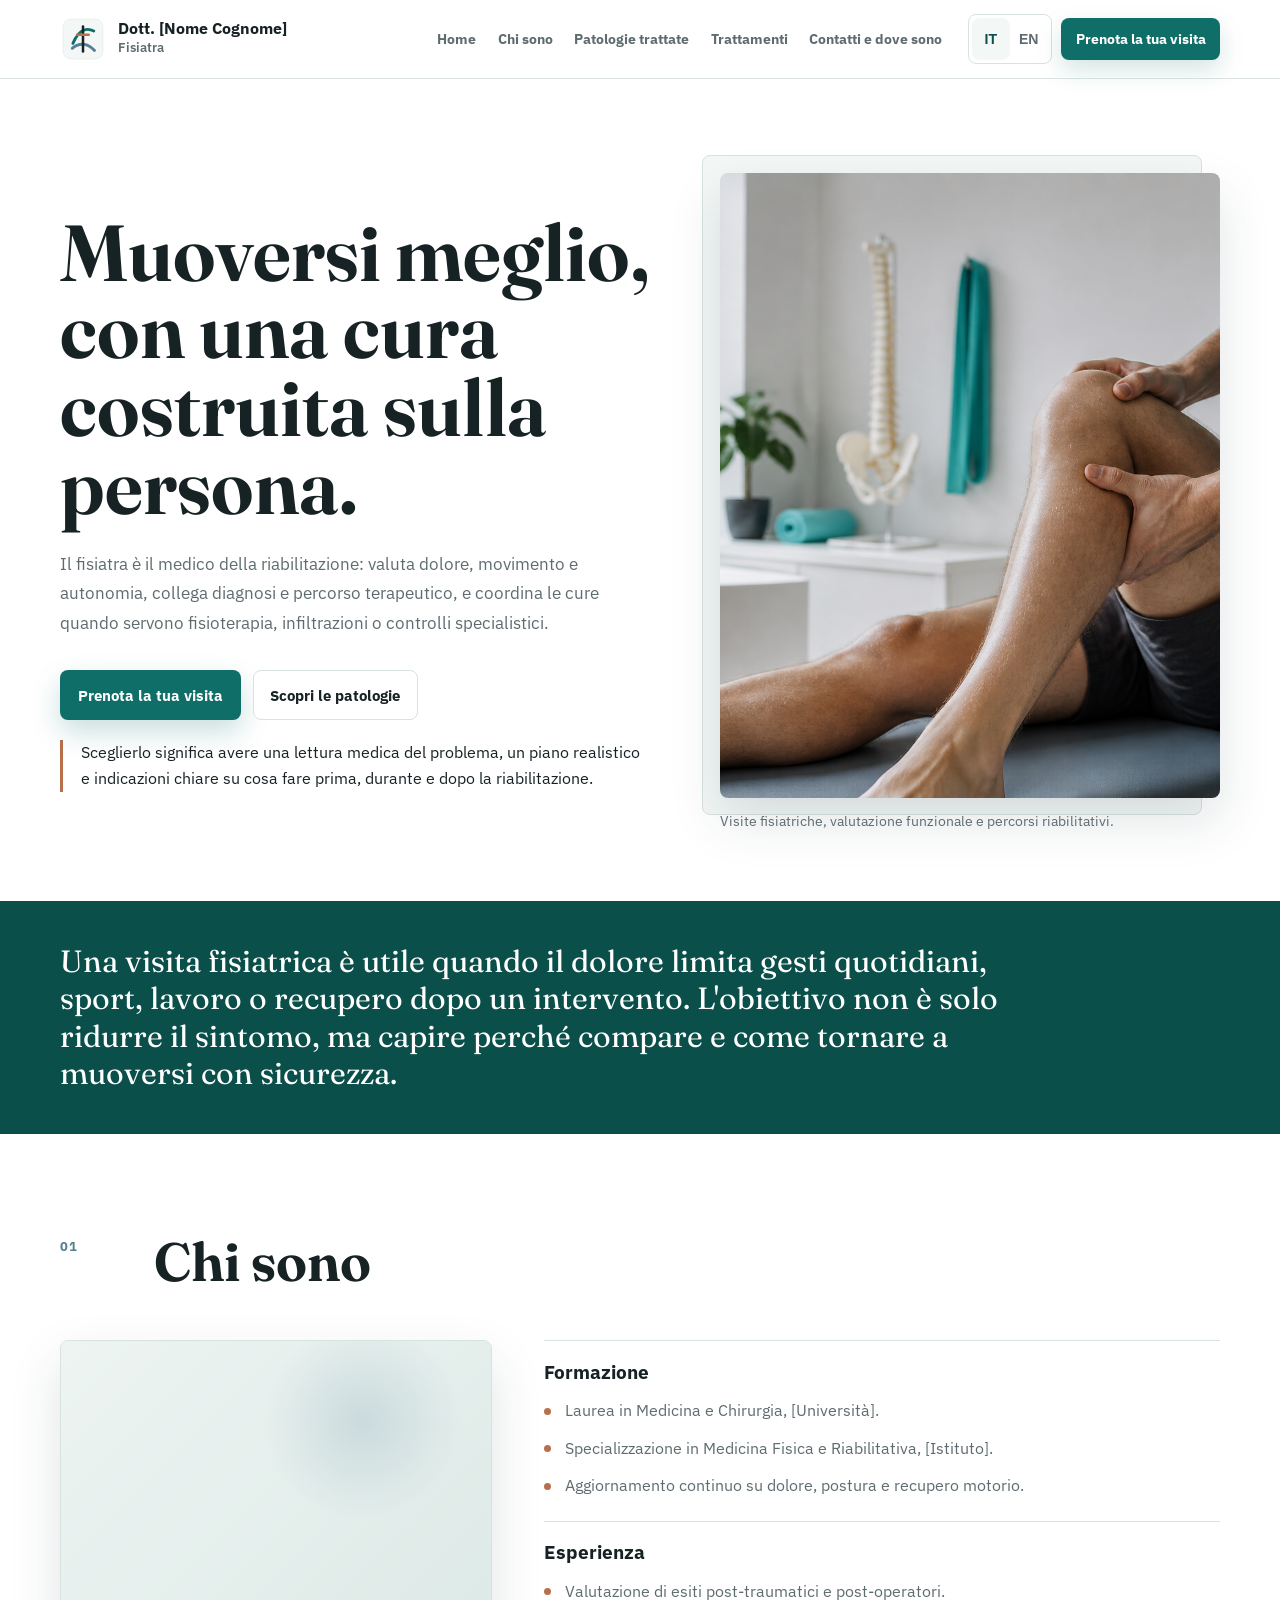
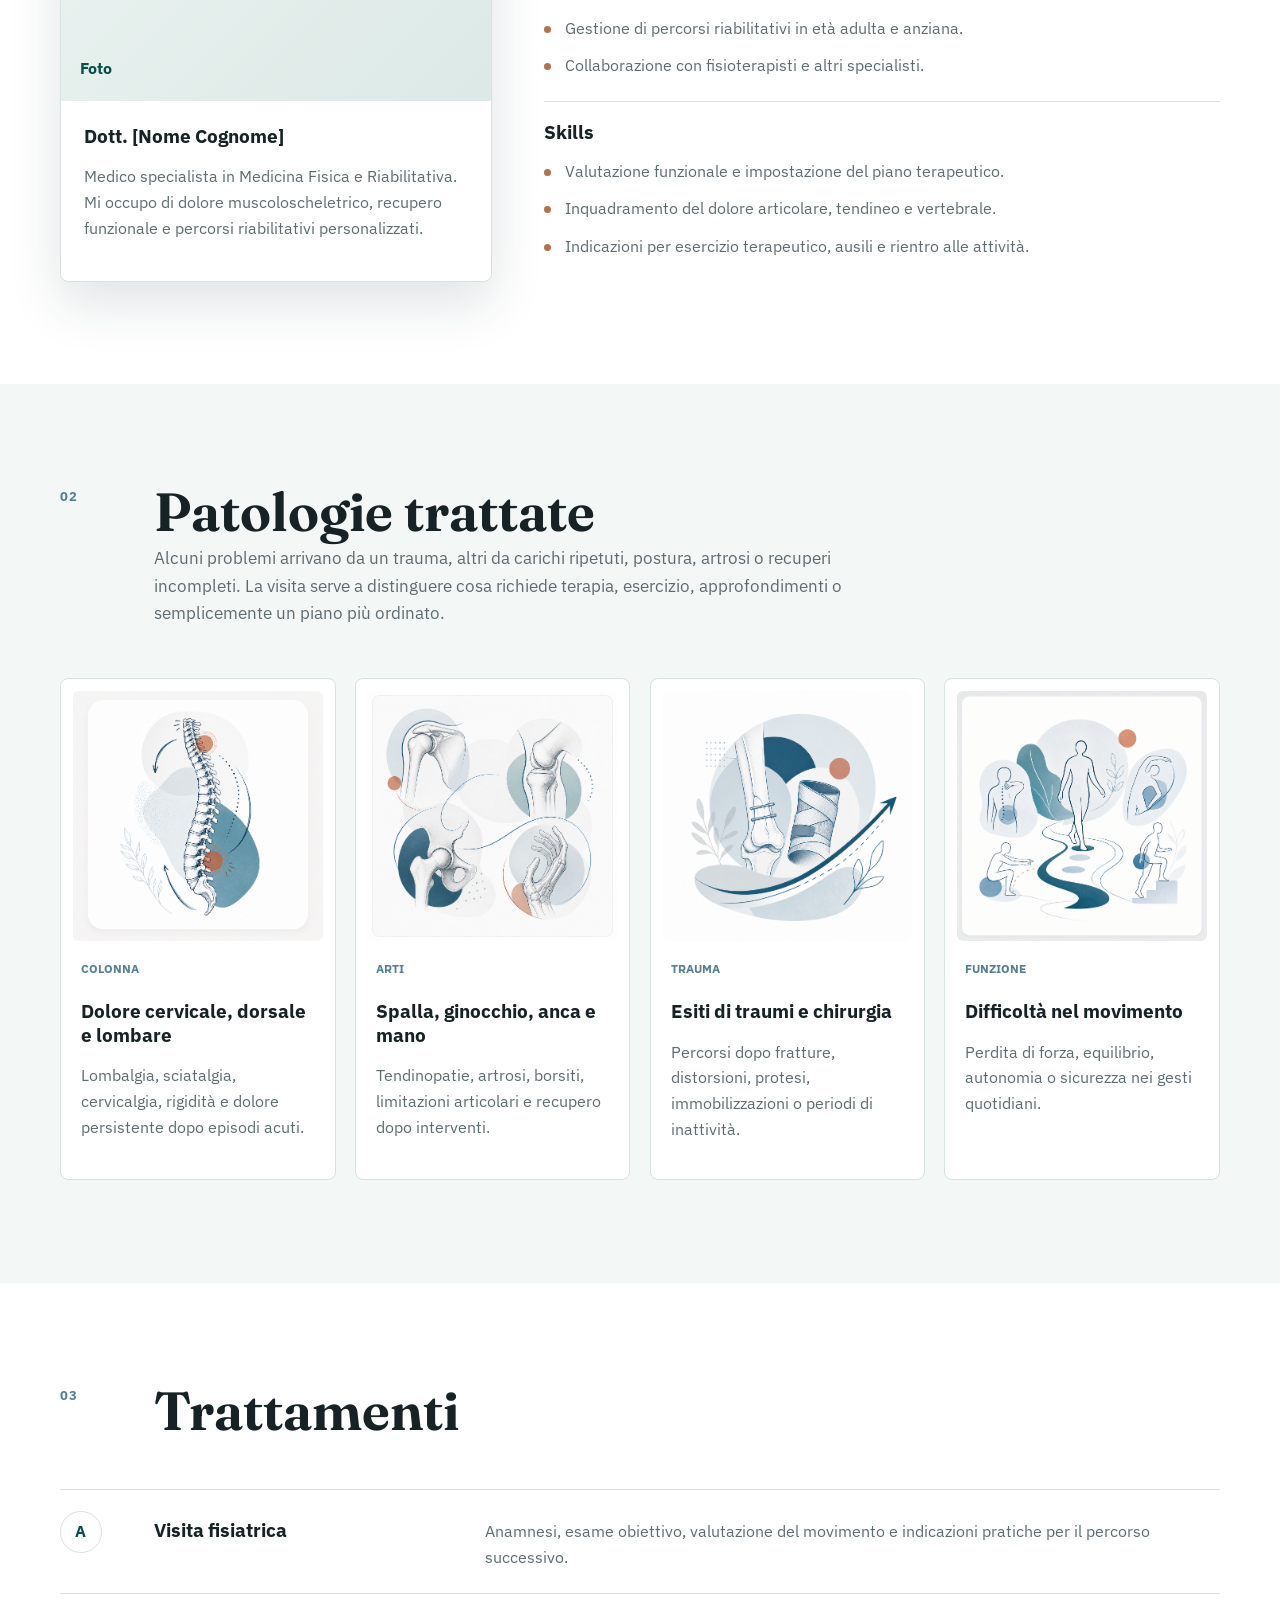
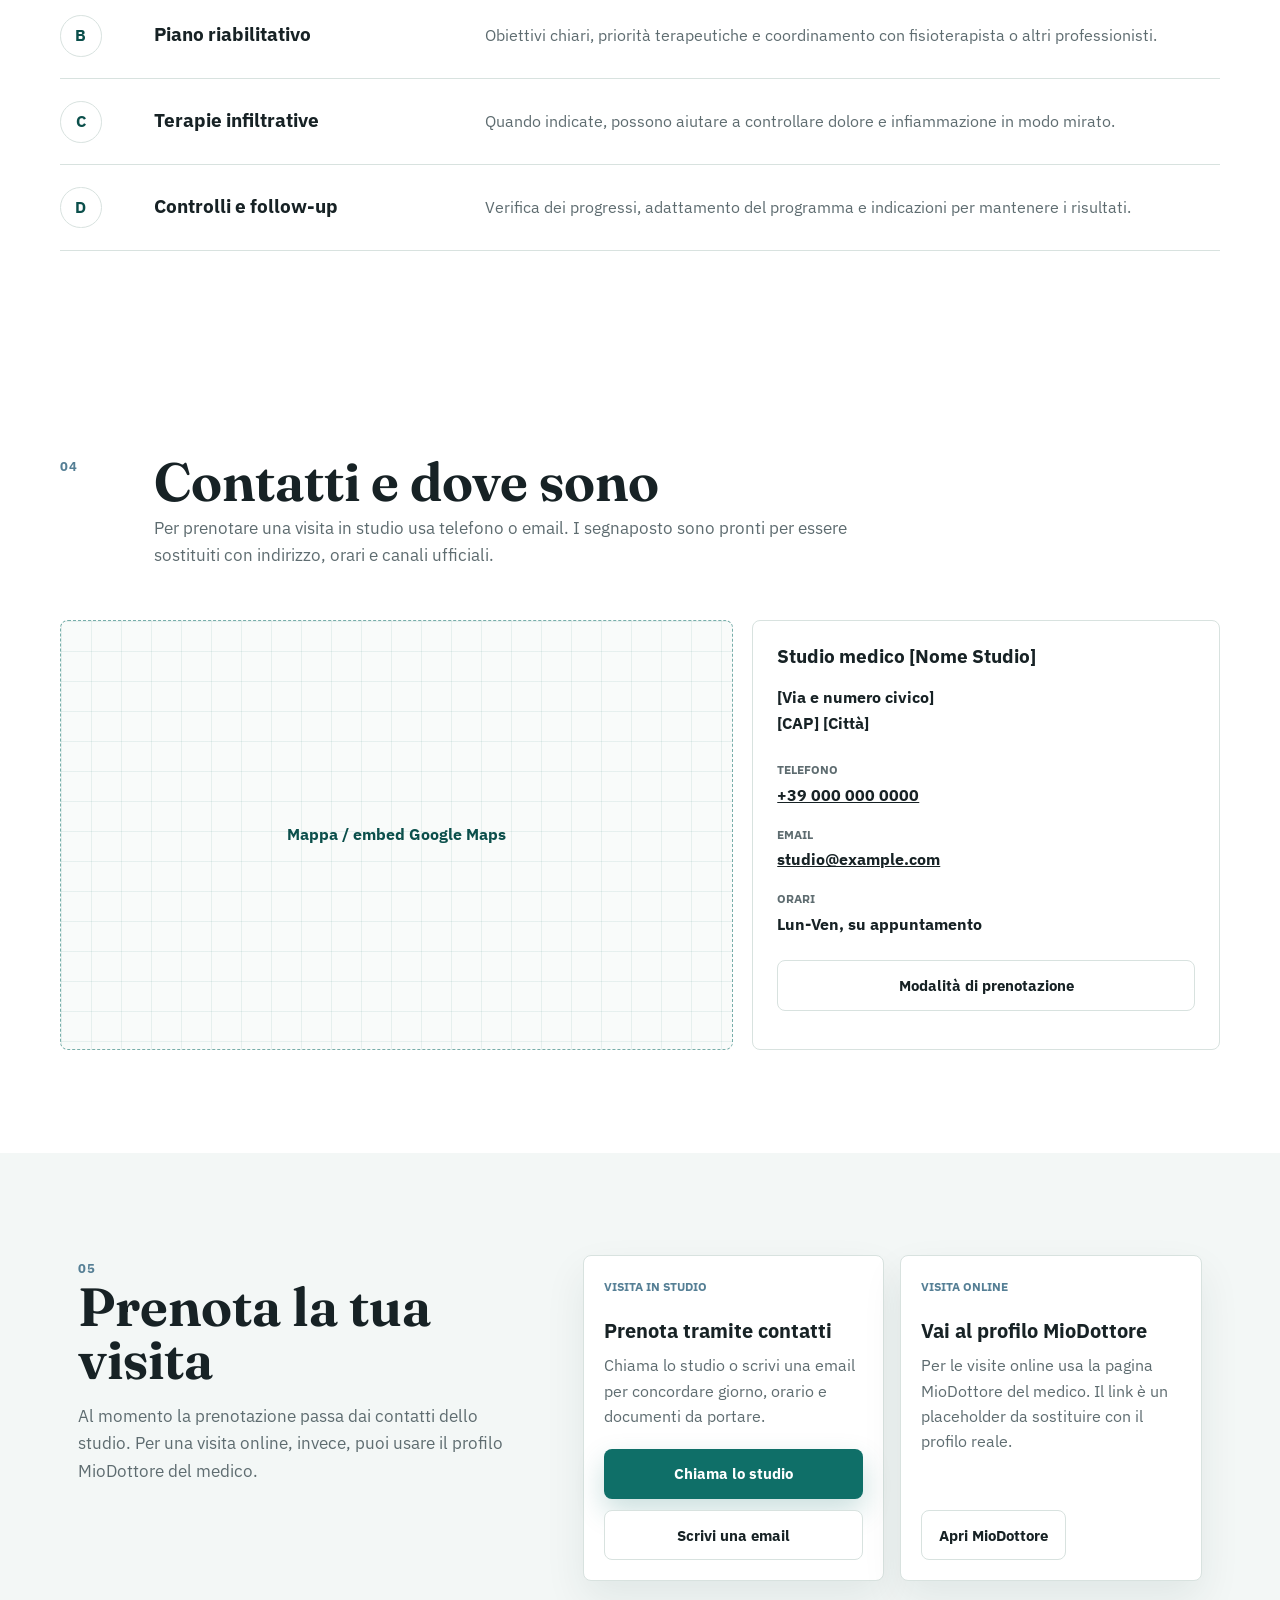
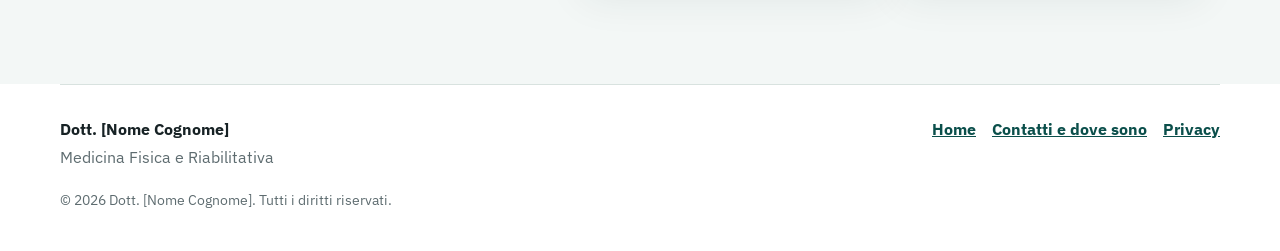
<file: index.html>
<!doctype html>
<html lang="it">
  <head>
    <meta charset="utf-8">
    <meta name="viewport" content="width=device-width, initial-scale=1">
    <title>Dott. [Nome Cognome] | Fisiatra</title>
    <meta
      name="description"
      content="Sito del Dott. [Nome Cognome], fisiatra. Visite fisiatriche, patologie trattate, trattamenti riabilitativi, contatti e prenotazioni."
      data-i18n-content="meta.description"
    >
    <link rel="preconnect" href="https://fonts.googleapis.com">
    <link rel="preconnect" href="https://fonts.gstatic.com" crossorigin>
    <link href="https://fonts.googleapis.com/css2?family=Fraunces:opsz,wght@9..144,500;9..144,650&family=IBM+Plex+Sans:wght@400;500;600;700&display=swap" rel="stylesheet">
    <link rel="stylesheet" href="styles.css">
  </head>
  <body>
    <a class="skip-link" href="#main" data-i18n="skip">Vai al contenuto</a>

    <header class="site-header" data-header>
      <nav class="nav" aria-label="Navigazione principale" data-i18n-aria-label="nav.label">
        <a class="brand" href="#home" aria-label="Dott. [Nome Cognome] home" data-i18n-aria-label="brand.aria">
          <img src="assets/logo-placeholder.svg" alt="" width="46" height="46">
          <span>
            <strong data-i18n="brand.name">Dott. [Nome Cognome]</strong>
            <small data-i18n="brand.role">Fisiatra</small>
          </span>
        </a>

        <button class="nav-toggle" type="button" aria-expanded="false" aria-controls="nav-links" data-nav-toggle>
          <span class="sr-only" data-i18n="nav.open">Apri menu</span>
          <span></span>
          <span></span>
          <span></span>
        </button>

        <div class="nav-panel" id="nav-links" data-nav-links>
          <div class="nav-links">
            <a href="#home" data-i18n="nav.home">Home</a>
            <a href="#chi-sono" data-i18n="nav.about">Chi sono</a>
            <a href="#patologie" data-i18n="nav.conditions">Patologie trattate</a>
            <a href="#trattamenti" data-i18n="nav.treatments">Trattamenti</a>
            <a href="#contatti" data-i18n="nav.contacts">Contatti e dove sono</a>
          </div>
          <div class="nav-tools">
            <div class="language-switch" aria-label="Seleziona lingua" data-i18n-aria-label="language.label">
              <button type="button" class="is-active" data-lang-button="it" aria-pressed="true">IT</button>
              <button type="button" data-lang-button="en" aria-pressed="false">EN</button>
            </div>
            <a class="nav-cta" href="#prenota" data-i18n="nav.book">Prenota la tua visita</a>
          </div>
        </div>
      </nav>
    </header>

    <main id="main">
      <section class="hero" id="home">
        <div class="hero-copy reveal">
          <h1 data-i18n="hero.title">Muoversi meglio, con una cura costruita sulla persona.</h1>
          <p class="hero-text" data-i18n="hero.text">
            Il fisiatra è il medico della riabilitazione: valuta dolore, movimento e autonomia, collega diagnosi e percorso terapeutico, e coordina le cure quando servono fisioterapia, infiltrazioni o controlli specialistici.
          </p>

          <div class="hero-actions" aria-label="Azioni principali" data-i18n-aria-label="hero.actions">
            <a class="button primary" href="#prenota" data-i18n="hero.primary">Prenota la tua visita</a>
            <a class="button secondary" href="#patologie" data-i18n="hero.secondary">Scopri le patologie</a>
          </div>

          <div class="hero-note" aria-label="Perche scegliere una visita fisiatrica" data-i18n-aria-label="hero.noteAria">
            <p data-i18n="hero.note">
              Sceglierlo significa avere una lettura medica del problema, un piano realistico e indicazioni chiare su cosa fare prima, durante e dopo la riabilitazione.
            </p>
          </div>
        </div>

        <figure class="hero-media reveal">
          <img src="assets/physiatry-hero.png" alt="Studio di fisiatria con strumenti per valutazione muscoloscheletrica" data-i18n-alt="hero.imageAlt">
          <figcaption data-i18n="hero.caption">Visite fisiatriche, valutazione funzionale e percorsi riabilitativi.</figcaption>
        </figure>
      </section>

      <section class="intro-band" aria-label="Introduzione alla fisiatria" data-i18n-aria-label="intro.aria">
        <div class="intro-inner reveal">
          <p data-i18n="intro.text">
            Una visita fisiatrica è utile quando il dolore limita gesti quotidiani, sport, lavoro o recupero dopo un intervento. L'obiettivo non è solo ridurre il sintomo, ma capire perché compare e come tornare a muoversi con sicurezza.
          </p>
        </div>
      </section>

      <section class="section about" id="chi-sono">
        <div class="section-heading reveal">
          <span class="section-index">01</span>
          <h2 data-i18n="about.title">Chi sono</h2>
        </div>

        <div class="about-layout">
          <div class="doctor-card reveal">
            <div class="portrait-placeholder" aria-hidden="true">
              <span data-i18n="about.photo">Foto</span>
            </div>
            <div>
              <h3 data-i18n="about.name">Dott. [Nome Cognome]</h3>
              <p data-i18n="about.bio">
                Medico specialista in Medicina Fisica e Riabilitativa. Mi occupo di dolore muscoloscheletrico, recupero funzionale e percorsi riabilitativi personalizzati.
              </p>
            </div>
          </div>

          <div class="profile-columns reveal">
            <article>
              <h3 data-i18n="about.trainingTitle">Formazione</h3>
              <ul>
                <li data-i18n="about.training1">Laurea in Medicina e Chirurgia, [Università].</li>
                <li data-i18n="about.training2">Specializzazione in Medicina Fisica e Riabilitativa, [Istituto].</li>
                <li data-i18n="about.training3">Aggiornamento continuo su dolore, postura e recupero motorio.</li>
              </ul>
            </article>
            <article>
              <h3 data-i18n="about.experienceTitle">Esperienza</h3>
              <ul>
                <li data-i18n="about.experience1">Valutazione di esiti post-traumatici e post-operatori.</li>
                <li data-i18n="about.experience2">Gestione di percorsi riabilitativi in età adulta e anziana.</li>
                <li data-i18n="about.experience3">Collaborazione con fisioterapisti e altri specialisti.</li>
              </ul>
            </article>
            <article>
              <h3 data-i18n="about.skillsTitle">Skills</h3>
              <ul>
                <li data-i18n="about.skills1">Valutazione funzionale e impostazione del piano terapeutico.</li>
                <li data-i18n="about.skills2">Inquadramento del dolore articolare, tendineo e vertebrale.</li>
                <li data-i18n="about.skills3">Indicazioni per esercizio terapeutico, ausili e rientro alle attività.</li>
              </ul>
            </article>
          </div>
        </div>
      </section>

      <section class="section conditions" id="patologie">
        <div class="section-heading reveal">
          <span class="section-index">02</span>
          <h2 data-i18n="conditions.title">Patologie trattate</h2>
          <p data-i18n="conditions.text">
            Alcuni problemi arrivano da un trauma, altri da carichi ripetuti, postura, artrosi o recuperi incompleti. La visita serve a distinguere cosa richiede terapia, esercizio, approfondimenti o semplicemente un piano più ordinato.
          </p>
        </div>

        <div class="condition-list reveal">
          <article>
            <div class="condition-media">
              <img src="assets/condition-spine.png" alt="Illustrazione medica della colonna vertebrale" loading="lazy" data-i18n-alt="conditions.spineAlt">
            </div>
            <span>Colonna</span>
            <h3 data-i18n="conditions.spineTitle">Dolore cervicale, dorsale e lombare</h3>
            <p data-i18n="conditions.spineText">Lombalgia, sciatalgia, cervicalgia, rigidità e dolore persistente dopo episodi acuti.</p>
          </article>
          <article>
            <div class="condition-media">
              <img src="assets/condition-joints.png" alt="Illustrazione medica di spalla, ginocchio, anca e mano" loading="lazy" data-i18n-alt="conditions.jointAlt">
            </div>
            <span>Arti</span>
            <h3 data-i18n="conditions.jointTitle">Spalla, ginocchio, anca e mano</h3>
            <p data-i18n="conditions.jointText">Tendinopatie, artrosi, borsiti, limitazioni articolari e recupero dopo interventi.</p>
          </article>
          <article>
            <div class="condition-media">
              <img src="assets/condition-trauma.png" alt="Illustrazione medica del recupero dopo trauma o chirurgia" loading="lazy" data-i18n-alt="conditions.traumaAlt">
            </div>
            <span>Trauma</span>
            <h3 data-i18n="conditions.traumaTitle">Esiti di traumi e chirurgia</h3>
            <p data-i18n="conditions.traumaText">Percorsi dopo fratture, distorsioni, protesi, immobilizzazioni o periodi di inattività.</p>
          </article>
          <article>
            <div class="condition-media">
              <img src="assets/condition-movement.png" alt="Illustrazione medica del movimento e dell'equilibrio" loading="lazy" data-i18n-alt="conditions.functionAlt">
            </div>
            <span>Funzione</span>
            <h3 data-i18n="conditions.functionTitle">Difficoltà nel movimento</h3>
            <p data-i18n="conditions.functionText">Perdita di forza, equilibrio, autonomia o sicurezza nei gesti quotidiani.</p>
          </article>
        </div>
      </section>

      <section class="section treatments" id="trattamenti">
        <div class="section-heading reveal">
          <span class="section-index">03</span>
          <h2 data-i18n="treatments.title">Trattamenti</h2>
        </div>

        <div class="treatment-rail reveal">
          <article>
            <div class="treatment-number">A</div>
            <h3 data-i18n="treatments.visitTitle">Visita fisiatrica</h3>
            <p data-i18n="treatments.visitText">Anamnesi, esame obiettivo, valutazione del movimento e indicazioni pratiche per il percorso successivo.</p>
          </article>
          <article>
            <div class="treatment-number">B</div>
            <h3 data-i18n="treatments.planTitle">Piano riabilitativo</h3>
            <p data-i18n="treatments.planText">Obiettivi chiari, priorità terapeutiche e coordinamento con fisioterapista o altri professionisti.</p>
          </article>
          <article>
            <div class="treatment-number">C</div>
            <h3 data-i18n="treatments.infiltrationTitle">Terapie infiltrative</h3>
            <p data-i18n="treatments.infiltrationText">Quando indicate, possono aiutare a controllare dolore e infiammazione in modo mirato.</p>
          </article>
          <article>
            <div class="treatment-number">D</div>
            <h3 data-i18n="treatments.followTitle">Controlli e follow-up</h3>
            <p data-i18n="treatments.followText">Verifica dei progressi, adattamento del programma e indicazioni per mantenere i risultati.</p>
          </article>
        </div>
      </section>

      <section class="section contact" id="contatti">
        <div class="section-heading reveal">
          <span class="section-index">04</span>
          <h2 data-i18n="contact.title">Contatti e dove sono</h2>
          <p data-i18n="contact.text">Per prenotare una visita in studio usa telefono o email. I segnaposto sono pronti per essere sostituiti con indirizzo, orari e canali ufficiali.</p>
        </div>

        <div class="contact-layout">
          <div class="map-panel reveal" role="img" aria-label="Mappa placeholder dello studio" data-i18n-aria-label="contact.mapAria">
            <span data-i18n="contact.map">Mappa / embed Google Maps</span>
          </div>
          <aside class="contact-details reveal">
            <h3 data-i18n="contact.clinic">Studio medico [Nome Studio]</h3>
            <address>
              <span data-i18n="contact.address1">[Via e numero civico]</span><br>
              <span data-i18n="contact.address2">[CAP] [Città]</span>
            </address>
            <dl>
              <div>
                <dt data-i18n="contact.phoneLabel">Telefono</dt>
                <dd><a href="tel:+390000000000">+39 000 000 0000</a></dd>
              </div>
              <div>
                <dt data-i18n="contact.emailLabel">Email</dt>
                <dd><a href="mailto:studio@example.com">studio@example.com</a></dd>
              </div>
              <div>
                <dt data-i18n="contact.hoursLabel">Orari</dt>
                <dd data-i18n="contact.hours">Lun-Ven, su appuntamento</dd>
              </div>
            </dl>
            <a class="button secondary contact-button" href="#prenota" data-i18n="contact.bookingLink">Modalità di prenotazione</a>
          </aside>
        </div>
      </section>

      <section class="section booking" id="prenota">
        <div class="booking-panel reveal">
          <div>
            <span class="section-index">05</span>
            <h2 data-i18n="booking.title">Prenota la tua visita</h2>
            <p data-i18n="booking.text">
              Al momento la prenotazione passa dai contatti dello studio. Per una visita online, invece, puoi usare il profilo MioDottore del medico.
            </p>
          </div>

          <div class="booking-options" aria-label="Opzioni di prenotazione" data-i18n-aria-label="booking.optionsAria">
            <article>
              <span data-i18n="booking.studioLabel">Visita in studio</span>
              <h3 data-i18n="booking.studioTitle">Prenota tramite contatti</h3>
              <p data-i18n="booking.studioText">Chiama lo studio o scrivi una email per concordare giorno, orario e documenti da portare.</p>
              <div class="booking-links">
                <a class="button primary" href="tel:+390000000000" data-i18n="booking.call">Chiama lo studio</a>
                <a class="button secondary" href="mailto:studio@example.com" data-i18n="booking.email">Scrivi una email</a>
              </div>
            </article>

            <article>
              <span data-i18n="booking.onlineLabel">Visita online</span>
              <h3 data-i18n="booking.onlineTitle">Vai al profilo MioDottore</h3>
              <p data-i18n="booking.onlineText">Per le visite online usa la pagina MioDottore del medico. Il link è un placeholder da sostituire con il profilo reale.</p>
              <a class="button secondary" href="https://www.miodottore.it/dott-nome-cognome/fisiatra/placeholder" target="_blank" rel="noopener" data-i18n="booking.miodottore">Apri MioDottore</a>
            </article>
          </div>

          <!--
            OPTIONAL BOOKING SYSTEM
            The site currently directs patients to contact info for in-person appointments
            and to the doctor's MioDottore profile for online visits.
            Uncomment this form only if a direct booking workflow is later confirmed
            and connected to an email, CRM, or booking backend.

          <form class="booking-form" data-booking-form>
            <label>
              <span data-i18n="booking.nameLabel">Nome e cognome</span>
              <input type="text" name="name" autocomplete="name" required>
            </label>
            <label>
              <span data-i18n="booking.phoneLabel">Telefono</span>
              <input type="tel" name="phone" autocomplete="tel" required>
            </label>
            <label>
              <span data-i18n="booking.reasonLabel">Motivo della visita</span>
              <select name="reason" required>
                <option value="" data-i18n="booking.reasonPlaceholder">Seleziona</option>
                <option data-i18n="booking.reasonPain">Dolore muscoloscheletrico</option>
                <option data-i18n="booking.reasonRehab">Percorso riabilitativo</option>
                <option data-i18n="booking.reasonFollow">Controllo / follow-up</option>
              </select>
            </label>
            <label>
              <span data-i18n="booking.messageLabel">Note utili</span>
              <textarea name="message" rows="4"></textarea>
            </label>
            <button class="button primary" type="submit" data-i18n="booking.submit">Invia richiesta</button>
            <p class="form-status" role="status" data-form-status data-i18n="booking.status">La richiesta non invia dati reali finché non viene collegato un servizio di prenotazione.</p>
          </form>
          -->
        </div>
      </section>
    </main>

    <footer class="site-footer">
      <div>
        <strong data-i18n="footer.name">Dott. [Nome Cognome]</strong>
        <p data-i18n="footer.role">Medicina Fisica e Riabilitativa</p>
      </div>
      <nav aria-label="Link footer" data-i18n-aria-label="footer.aria">
        <a href="#home" data-i18n="nav.home">Home</a>
        <a href="#contatti" data-i18n="nav.contacts">Contatti e dove sono</a>
        <a href="privacy.html" data-i18n="footer.privacy">Privacy</a>
      </nav>
      <p class="copyright">&copy; <span data-year></span> <span data-i18n="footer.rights">Dott. [Nome Cognome]. Tutti i diritti riservati.</span></p>
    </footer>

    <script src="script.js"></script>
  </body>
</html>
</file>
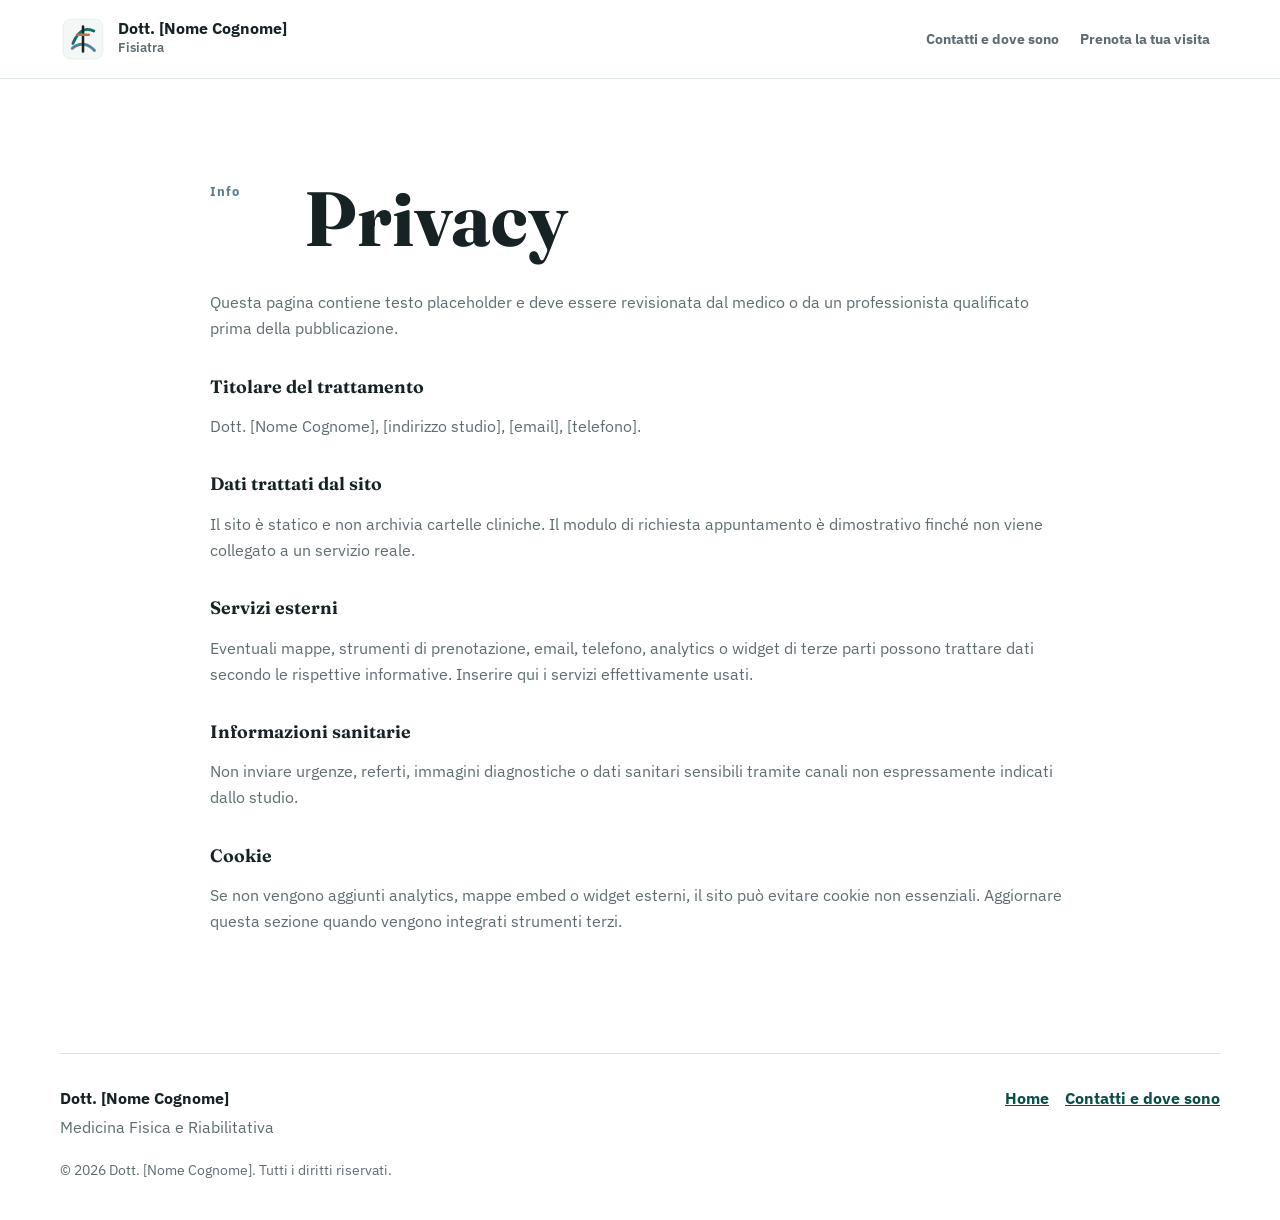
<file: privacy.html>
<!doctype html>
<html lang="it">
  <head>
    <meta charset="utf-8">
    <meta name="viewport" content="width=device-width, initial-scale=1">
    <title>Privacy | Dott. [Nome Cognome]</title>
    <meta name="description" content="Informativa privacy placeholder per il sito del Dott. [Nome Cognome], fisiatra.">
    <link rel="preconnect" href="https://fonts.googleapis.com">
    <link rel="preconnect" href="https://fonts.gstatic.com" crossorigin>
    <link href="https://fonts.googleapis.com/css2?family=Fraunces:opsz,wght@9..144,500;9..144,650&family=IBM+Plex+Sans:wght@400;500;600;700&display=swap" rel="stylesheet">
    <link rel="stylesheet" href="styles.css">
  </head>
  <body>
    <a class="skip-link" href="#main">Vai al contenuto</a>

    <header class="site-header">
      <nav class="nav" aria-label="Navigazione principale">
        <a class="brand" href="index.html#home" aria-label="Torna alla home">
          <img src="assets/logo-placeholder.svg" alt="" width="46" height="46">
          <span>
            <strong>Dott. [Nome Cognome]</strong>
            <small>Fisiatra</small>
          </span>
        </a>
        <div class="nav-panel privacy-nav">
          <div class="nav-links">
            <a href="index.html#contatti">Contatti e dove sono</a>
            <a href="index.html#prenota">Prenota la tua visita</a>
          </div>
        </div>
      </nav>
    </header>

    <main id="main">
      <section class="section legal-page">
        <div class="section-heading">
          <span class="section-index">Info</span>
          <h1>Privacy</h1>
        </div>
        <p>
          Questa pagina contiene testo placeholder e deve essere revisionata dal medico o da un professionista qualificato prima della pubblicazione.
        </p>

        <h2>Titolare del trattamento</h2>
        <p>Dott. [Nome Cognome], [indirizzo studio], [email], [telefono].</p>

        <h2>Dati trattati dal sito</h2>
        <p>
          Il sito è statico e non archivia cartelle cliniche. Il modulo di richiesta appuntamento è dimostrativo finché non viene collegato a un servizio reale.
        </p>

        <h2>Servizi esterni</h2>
        <p>
          Eventuali mappe, strumenti di prenotazione, email, telefono, analytics o widget di terze parti possono trattare dati secondo le rispettive informative. Inserire qui i servizi effettivamente usati.
        </p>

        <h2>Informazioni sanitarie</h2>
        <p>
          Non inviare urgenze, referti, immagini diagnostiche o dati sanitari sensibili tramite canali non espressamente indicati dallo studio.
        </p>

        <h2>Cookie</h2>
        <p>
          Se non vengono aggiunti analytics, mappe embed o widget esterni, il sito può evitare cookie non essenziali. Aggiornare questa sezione quando vengono integrati strumenti terzi.
        </p>
      </section>
    </main>

    <footer class="site-footer">
      <div>
        <strong>Dott. [Nome Cognome]</strong>
        <p>Medicina Fisica e Riabilitativa</p>
      </div>
      <nav aria-label="Link footer">
        <a href="index.html#home">Home</a>
        <a href="index.html#contatti">Contatti e dove sono</a>
      </nav>
      <p class="copyright">&copy; <span data-year></span> Dott. [Nome Cognome]. Tutti i diritti riservati.</p>
    </footer>

    <script src="script.js"></script>
  </body>
</html>
</file>
<file: styles.css>
:root {
  --paper: #ffffff;
  --wash: #f3f7f6;
  --wash-strong: #e8f0ee;
  --ink: #172225;
  --muted: #5e6c70;
  --line: #d8e2df;
  --teal: #0f6f68;
  --teal-dark: #0b4f4b;
  --blue: #557f95;
  --clay: #b86f4c;
  --shadow: 0 22px 52px rgba(18, 49, 54, 0.13);
  --radius: 8px;
  --container: min(1160px, calc(100% - 36px));
  font-family: "IBM Plex Sans", Arial, sans-serif;
}

* {
  box-sizing: border-box;
}

html {
  scroll-behavior: smooth;
}

body {
  margin: 0;
  color: var(--ink);
  background: var(--paper);
  font-family: "IBM Plex Sans", Arial, sans-serif;
  line-height: 1.62;
}

body.nav-open {
  overflow: hidden;
}

img {
  display: block;
  max-width: 100%;
}

a {
  color: inherit;
}

:focus-visible {
  outline: 3px solid rgba(15, 111, 104, 0.32);
  outline-offset: 3px;
}

.skip-link {
  position: absolute;
  top: -4rem;
  left: 1rem;
  z-index: 50;
  padding: 0.65rem 0.9rem;
  border-radius: var(--radius);
  background: var(--ink);
  color: white;
  font-weight: 700;
}

.skip-link:focus {
  top: 1rem;
}

.sr-only {
  position: absolute;
  width: 1px;
  height: 1px;
  overflow: hidden;
  clip: rect(0, 0, 0, 0);
  white-space: nowrap;
}

.site-header {
  position: sticky;
  top: 0;
  z-index: 20;
  background: rgba(255, 255, 255, 0.94);
  border-bottom: 1px solid rgba(216, 226, 223, 0.86);
  backdrop-filter: blur(16px);
}

.nav {
  width: var(--container);
  min-height: 78px;
  margin: 0 auto;
  display: flex;
  align-items: center;
  justify-content: space-between;
  gap: 1rem;
}

.brand {
  min-width: 220px;
  display: inline-flex;
  align-items: center;
  gap: 0.72rem;
  color: var(--ink);
  text-decoration: none;
}

.brand img {
  width: 46px;
  height: 46px;
}

.brand strong,
.brand small {
  display: block;
}

.brand strong {
  font-size: 0.98rem;
  line-height: 1.15;
}

.brand small {
  color: var(--muted);
  font-size: 0.82rem;
  font-weight: 600;
}

.nav-panel {
  display: flex;
  align-items: center;
  gap: 1rem;
}

.nav-links {
  display: flex;
  align-items: center;
  gap: 0.1rem;
}

.nav-links a,
.nav-cta,
.language-switch button {
  min-height: 42px;
  display: inline-flex;
  align-items: center;
  justify-content: center;
  border-radius: var(--radius);
  font-size: 0.88rem;
  font-weight: 700;
  text-decoration: none;
}

.nav-links a {
  padding: 0.45rem 0.62rem;
  color: var(--muted);
  position: relative;
}

.nav-links a::after {
  content: "";
  position: absolute;
  left: 0.62rem;
  right: 0.62rem;
  bottom: 0.34rem;
  height: 2px;
  background: var(--teal);
  transform: scaleX(0);
  transform-origin: left;
  transition: transform 180ms ease;
}

.nav-links a:hover,
.nav-links a:focus-visible {
  color: var(--ink);
}

.nav-links a:hover::after,
.nav-links a:focus-visible::after {
  transform: scaleX(1);
}

.nav-tools {
  display: flex;
  align-items: center;
  gap: 0.6rem;
}

.language-switch {
  min-height: 42px;
  display: inline-flex;
  align-items: center;
  padding: 0.18rem;
  border: 1px solid var(--line);
  border-radius: var(--radius);
  background: var(--paper);
}

.language-switch button {
  min-width: 38px;
  border: 0;
  background: transparent;
  color: var(--muted);
  cursor: pointer;
}

.language-switch button.is-active {
  background: var(--wash);
  color: var(--teal-dark);
}

.nav-cta {
  padding: 0.55rem 0.9rem;
  background: var(--teal);
  color: white;
  box-shadow: 0 10px 24px rgba(15, 111, 104, 0.18);
}

.nav-cta:hover,
.nav-cta:focus-visible {
  background: var(--teal-dark);
}

.nav-toggle {
  display: none;
  width: 44px;
  height: 44px;
  border: 1px solid var(--line);
  border-radius: var(--radius);
  background: white;
  padding: 0.68rem;
}

.nav-toggle span:not(.sr-only) {
  display: block;
  height: 2px;
  margin: 5px 0;
  background: var(--ink);
  transition: transform 180ms ease, opacity 180ms ease;
}

.nav-toggle[aria-expanded="true"] span:nth-child(2) {
  transform: translateY(7px) rotate(45deg);
}

.nav-toggle[aria-expanded="true"] span:nth-child(3) {
  opacity: 0;
}

.nav-toggle[aria-expanded="true"] span:nth-child(4) {
  transform: translateY(-7px) rotate(-45deg);
}

.hero {
  width: var(--container);
  min-height: calc(100vh - 78px);
  margin: 0 auto;
  padding: clamp(3rem, 6vw, 5.8rem) 0 clamp(2rem, 4vw, 4rem);
  display: grid;
  grid-template-columns: minmax(0, 0.93fr) minmax(340px, 0.78fr);
  align-items: center;
  gap: clamp(2rem, 5vw, 5.6rem);
}

.hero h1,
.section h2,
.booking h2 {
  margin: 0;
  font-family: "Fraunces", Georgia, serif;
  font-weight: 650;
  line-height: 0.98;
  letter-spacing: 0;
}

.hero h1 {
  max-width: 780px;
  font-size: clamp(2.8rem, 6.2vw, 6rem);
}

.hero-text {
  max-width: 690px;
  margin: 1.5rem 0 0;
  color: var(--muted);
  font-size: clamp(1.02rem, 1.35vw, 1.22rem);
  line-height: 1.72;
}

.hero-actions {
  display: flex;
  flex-wrap: wrap;
  gap: 0.75rem;
  margin: 2rem 0 1.25rem;
}

.button {
  min-height: 48px;
  display: inline-flex;
  align-items: center;
  justify-content: center;
  border: 1px solid transparent;
  border-radius: var(--radius);
  padding: 0.74rem 1.05rem;
  font-size: 0.95rem;
  font-weight: 800;
  text-decoration: none;
  cursor: pointer;
  transition: transform 180ms ease, background 180ms ease, border-color 180ms ease, box-shadow 180ms ease;
}

.button:hover,
.button:focus-visible {
  transform: translateY(-1px);
}

.button.primary {
  background: var(--teal);
  color: white;
  box-shadow: 0 12px 28px rgba(15, 111, 104, 0.22);
}

.button.primary:hover,
.button.primary:focus-visible {
  background: var(--teal-dark);
}

.button.secondary {
  border-color: var(--line);
  background: white;
  color: var(--ink);
}

.button.secondary:hover,
.button.secondary:focus-visible {
  border-color: var(--teal);
  box-shadow: 0 10px 22px rgba(23, 34, 37, 0.08);
}

.hero-note {
  max-width: 590px;
  padding-left: 1.1rem;
  border-left: 3px solid var(--clay);
  color: var(--ink);
}

.hero-note p {
  margin: 0;
}

.hero-media {
  margin: 0;
  position: relative;
}

.hero-media::before {
  content: "";
  position: absolute;
  inset: -18px 18px 18px -18px;
  z-index: -1;
  border: 1px solid var(--line);
  border-radius: var(--radius);
  background: var(--wash);
}

.hero-media img {
  width: 100%;
  aspect-ratio: 4 / 5;
  object-fit: cover;
  border-radius: var(--radius);
  box-shadow: var(--shadow);
}

.hero-media figcaption {
  margin-top: 0.75rem;
  color: var(--muted);
  font-size: 0.88rem;
}

.intro-band {
  background: var(--teal-dark);
  color: white;
}

.intro-inner {
  width: var(--container);
  margin: 0 auto;
  padding: clamp(1.5rem, 4vw, 2.6rem) 0;
}

.intro-inner p {
  max-width: 960px;
  margin: 0;
  font-family: "Fraunces", Georgia, serif;
  font-size: clamp(1.35rem, 2.4vw, 2.2rem);
  line-height: 1.22;
}

.section {
  width: var(--container);
  margin: 0 auto;
  padding: clamp(4.6rem, 8vw, 7rem) 0;
}

.section-heading {
  display: grid;
  grid-template-columns: 4.5rem minmax(0, 760px);
  align-items: start;
  gap: 1.4rem;
  margin-bottom: clamp(2rem, 4vw, 3.4rem);
}

.section-heading p {
  grid-column: 2;
  max-width: 760px;
  margin: -1rem 0 0;
  color: var(--muted);
  font-size: 1.05rem;
}

.section-index {
  color: var(--blue);
  font-size: 0.82rem;
  font-weight: 800;
  letter-spacing: 0.08em;
}

.section h2,
.booking h2 {
  font-size: clamp(2.15rem, 4.2vw, 4.15rem);
}

.about-layout {
  display: grid;
  grid-template-columns: minmax(280px, 0.78fr) minmax(0, 1.22fr);
  gap: clamp(1.5rem, 4vw, 4rem);
  align-items: start;
}

.doctor-card {
  border: 1px solid var(--line);
  border-radius: var(--radius);
  background: var(--paper);
  box-shadow: var(--shadow);
  overflow: hidden;
}

.doctor-card > div:last-child {
  padding: 1.45rem;
}

.portrait-placeholder {
  min-height: 360px;
  display: grid;
  place-items: end start;
  padding: 1.2rem;
  background:
    radial-gradient(circle at 70% 22%, rgba(85, 127, 149, 0.18), transparent 24%),
    linear-gradient(135deg, #edf4f2 0%, #dce9e6 100%);
}

.portrait-placeholder span {
  color: var(--teal-dark);
  font-weight: 800;
}

.doctor-card h3,
.profile-columns h3,
.condition-list h3,
.treatment-rail h3,
.contact-details h3 {
  margin: 0 0 0.55rem;
  color: var(--ink);
  font-size: 1.16rem;
  line-height: 1.25;
}

.doctor-card p,
.condition-list p,
.treatment-rail p,
.contact-details,
.booking-panel p,
.site-footer {
  color: var(--muted);
}

.profile-columns {
  display: grid;
  gap: 1rem;
}

.profile-columns article,
.condition-list article,
.treatment-rail article {
  border-top: 1px solid var(--line);
  padding-top: 1.2rem;
}

.profile-columns ul {
  margin: 0;
  padding: 0;
  list-style: none;
}

.profile-columns li {
  position: relative;
  padding: 0.36rem 0 0.36rem 1.35rem;
  color: var(--muted);
}

.profile-columns li::before {
  content: "";
  position: absolute;
  left: 0;
  top: 0.96rem;
  width: 0.45rem;
  height: 0.45rem;
  border-radius: 50%;
  background: var(--clay);
}

.conditions,
.booking {
  width: 100%;
  max-width: none;
  padding-inline: max(18px, calc((100% - 1160px) / 2));
  background: var(--wash);
}

.condition-list {
  display: grid;
  grid-template-columns: repeat(4, minmax(0, 1fr));
  gap: 1.2rem;
}

.condition-list article {
  min-height: 255px;
  padding: 0.75rem 0.75rem 1.25rem;
  border: 1px solid var(--line);
  border-radius: var(--radius);
  background: white;
  overflow: hidden;
  transition: transform 180ms ease, border-color 180ms ease, box-shadow 180ms ease;
}

.condition-list article:hover {
  transform: translateY(-3px);
  border-color: rgba(15, 111, 104, 0.34);
  box-shadow: 0 16px 34px rgba(18, 49, 54, 0.09);
}

.condition-media {
  margin-bottom: 1.1rem;
  border-radius: 6px;
  background: var(--wash);
  overflow: hidden;
  aspect-ratio: 1 / 1;
}

.condition-media img {
  width: 100%;
  height: 100%;
  object-fit: cover;
}

.condition-list span {
  display: block;
  margin: 0 0 1.35rem;
  color: var(--blue);
  font-size: 0.78rem;
  font-weight: 800;
  text-transform: uppercase;
}

.condition-list h3,
.condition-list p,
.condition-list span {
  padding-inline: 0.5rem;
}

.treatment-rail {
  display: grid;
  gap: 0;
  border-top: 1px solid var(--line);
}

.treatment-rail article {
  display: grid;
  grid-template-columns: 4.5rem minmax(180px, 0.42fr) minmax(0, 1fr);
  gap: 1.4rem;
  align-items: baseline;
  padding: 1.35rem 0;
  border-top: 0;
  border-bottom: 1px solid var(--line);
  transition: transform 180ms ease, background 180ms ease;
}

.treatment-rail article:hover {
  transform: translateX(5px);
  background: linear-gradient(90deg, rgba(15, 111, 104, 0.06), transparent 72%);
}

.treatment-number {
  width: 2.6rem;
  height: 2.6rem;
  display: grid;
  place-items: center;
  border: 1px solid var(--line);
  border-radius: 50%;
  color: var(--teal-dark);
  font-weight: 800;
}

.treatment-rail p {
  margin: 0;
}

.contact-layout {
  display: grid;
  grid-template-columns: minmax(0, 1.18fr) minmax(280px, 0.82fr);
  gap: 1.2rem;
}

.map-panel {
  min-height: 430px;
  display: grid;
  place-items: center;
  border: 1px dashed rgba(15, 111, 104, 0.55);
  border-radius: var(--radius);
  color: var(--teal-dark);
  background:
    linear-gradient(90deg, rgba(15, 111, 104, 0.08) 1px, transparent 1px),
    linear-gradient(rgba(15, 111, 104, 0.08) 1px, transparent 1px),
    #f9fbfa;
  background-size: 30px 30px;
  font-weight: 800;
}

.contact-details {
  padding: 1.5rem;
  border: 1px solid var(--line);
  border-radius: var(--radius);
  background: white;
}

address {
  margin: 1rem 0 1.5rem;
  color: var(--ink);
  font-style: normal;
  font-weight: 700;
}

dl {
  margin: 0;
}

.contact-details dl {
  display: grid;
  gap: 1rem;
}

.contact-button {
  width: 100%;
  margin-top: 1.4rem;
}

dt {
  color: var(--muted);
  font-size: 0.76rem;
  font-weight: 800;
  text-transform: uppercase;
}

dd {
  margin: 0.18rem 0 0;
  color: var(--ink);
  font-weight: 700;
}

.booking-panel {
  width: var(--container);
  margin: 0 auto;
  display: grid;
  grid-template-columns: minmax(0, 0.64fr) minmax(320px, 0.9fr);
  gap: clamp(1.5rem, 5vw, 5rem);
  align-items: start;
}

.booking-panel p {
  max-width: 570px;
  font-size: 1.05rem;
}

.booking-options {
  display: grid;
  grid-template-columns: repeat(2, minmax(0, 1fr));
  gap: 1rem;
}

.booking-options article {
  min-height: 320px;
  display: flex;
  flex-direction: column;
  align-items: flex-start;
  padding: 1.25rem;
  border: 1px solid var(--line);
  border-radius: var(--radius);
  background: white;
  box-shadow: 0 18px 40px rgba(18, 49, 54, 0.08);
}

.booking-options span {
  margin-bottom: 1.4rem;
  color: var(--blue);
  font-size: 0.78rem;
  font-weight: 800;
  text-transform: uppercase;
}

.booking-options h3 {
  margin: 0 0 0.65rem;
  font-size: 1.25rem;
  line-height: 1.2;
}

.booking-options p {
  margin: 0 0 1.2rem;
  color: var(--muted);
  font-size: 0.98rem;
}

.booking-options .button {
  margin-top: auto;
}

.booking-links {
  width: 100%;
  display: grid;
  gap: 0.7rem;
  margin-top: auto;
}

.booking-form {
  display: grid;
  gap: 0.9rem;
  padding: 1.2rem;
  border: 1px solid var(--line);
  border-radius: var(--radius);
  background: white;
  box-shadow: 0 18px 40px rgba(18, 49, 54, 0.1);
}

.booking-form label {
  display: grid;
  gap: 0.36rem;
  color: var(--ink);
  font-size: 0.88rem;
  font-weight: 800;
}

input,
select,
textarea {
  width: 100%;
  min-height: 46px;
  border: 1px solid var(--line);
  border-radius: var(--radius);
  padding: 0.75rem 0.82rem;
  color: var(--ink);
  background: #fbfdfc;
  font: 500 0.96rem/1.4 "IBM Plex Sans", Arial, sans-serif;
}

textarea {
  resize: vertical;
}

input:focus,
select:focus,
textarea:focus {
  border-color: var(--teal);
  outline: 3px solid rgba(15, 111, 104, 0.18);
}

.form-status {
  min-height: 1.5rem;
  margin: 0;
  color: var(--muted);
  font-size: 0.88rem;
}

.form-status.is-success {
  color: var(--teal-dark);
  font-weight: 700;
}

.site-footer {
  width: var(--container);
  margin: 0 auto;
  padding: 2rem 0 2.4rem;
  display: grid;
  grid-template-columns: 1fr auto;
  gap: 1rem;
  border-top: 1px solid var(--line);
}

.site-footer strong {
  color: var(--ink);
}

.site-footer p {
  margin: 0.15rem 0 0;
}

.site-footer nav {
  display: flex;
  flex-wrap: wrap;
  justify-content: flex-end;
  gap: 1rem;
}

.site-footer a {
  color: var(--teal-dark);
  font-weight: 700;
}

.copyright {
  grid-column: 1 / -1;
  font-size: 0.88rem;
}

.legal-page {
  max-width: 860px;
}

.legal-page .section-heading {
  grid-template-columns: 4.5rem minmax(0, 1fr);
  margin-bottom: 2rem;
}

.legal-page h1 {
  margin: 0;
  font-family: "Fraunces", Georgia, serif;
  font-size: clamp(2.6rem, 6vw, 5rem);
  line-height: 1;
}

.legal-page h2 {
  margin: 2.1rem 0 0.5rem;
  font-size: 1.12rem;
  line-height: 1.25;
}

.legal-page p {
  color: var(--muted);
}

.privacy-nav {
  position: static;
  display: flex;
  padding: 0;
  border: 0;
  background: transparent;
  box-shadow: none;
}

.reveal {
  opacity: 0;
  transform: translateY(18px);
  transition: opacity 520ms ease, transform 520ms ease;
}

.reveal.is-visible {
  opacity: 1;
  transform: translateY(0);
}

@media (max-width: 1080px) {
  .nav-toggle {
    display: block;
  }

  .nav-panel {
    position: absolute;
    top: 78px;
    left: 18px;
    right: 18px;
    display: none;
    padding: 0.75rem;
    border: 1px solid var(--line);
    border-radius: var(--radius);
    background: white;
    box-shadow: var(--shadow);
  }

  .privacy-nav {
    position: static;
    display: flex;
    padding: 0;
    border: 0;
    box-shadow: none;
  }

  .nav-panel.is-open {
    display: grid;
    gap: 0.8rem;
  }

  .nav-links,
  .nav-tools {
    display: grid;
    gap: 0.4rem;
  }

  .nav-links a,
  .nav-cta {
    justify-content: flex-start;
  }

  .language-switch {
    width: max-content;
  }

  .hero,
  .about-layout,
  .contact-layout,
  .booking-panel {
    grid-template-columns: 1fr;
  }

  .hero {
    min-height: auto;
  }

  .hero-media {
    max-width: 620px;
  }

  .condition-list {
    grid-template-columns: repeat(2, minmax(0, 1fr));
  }
}

@media (max-width: 720px) {
  :root {
    --container: min(100% - 30px, 1160px);
  }

  .nav {
    min-height: 70px;
  }

  .nav-panel {
    top: 70px;
    left: 15px;
    right: 15px;
  }

  .brand {
    min-width: 0;
  }

  .brand span {
    max-width: 190px;
  }

  .hero {
    padding-top: 3.2rem;
  }

  .hero h1 {
    font-size: clamp(2.65rem, 13vw, 4rem);
  }

  .hero-actions,
  .booking-options,
  .site-footer,
  .site-footer nav {
    display: grid;
    grid-template-columns: 1fr;
  }

  .button {
    width: 100%;
  }

  .section-heading {
    grid-template-columns: 1fr;
    gap: 0.4rem;
  }

  .section-heading p {
    grid-column: 1;
    margin-top: 0;
  }

  .condition-list {
    grid-template-columns: 1fr;
  }

  .booking-options {
    grid-template-columns: 1fr;
  }

  .condition-list article {
    min-height: auto;
  }

  .treatment-rail article {
    grid-template-columns: 3.2rem 1fr;
    gap: 0.8rem 1rem;
  }

  .treatment-rail p {
    grid-column: 2;
  }

  .map-panel {
    min-height: 300px;
  }
}

@media (prefers-reduced-motion: reduce) {
  html {
    scroll-behavior: auto;
  }

  *,
  *::before,
  *::after {
    transition-duration: 0.01ms !important;
    animation-duration: 0.01ms !important;
    animation-iteration-count: 1 !important;
  }

  .reveal {
    opacity: 1;
    transform: none;
  }
}
</file>
